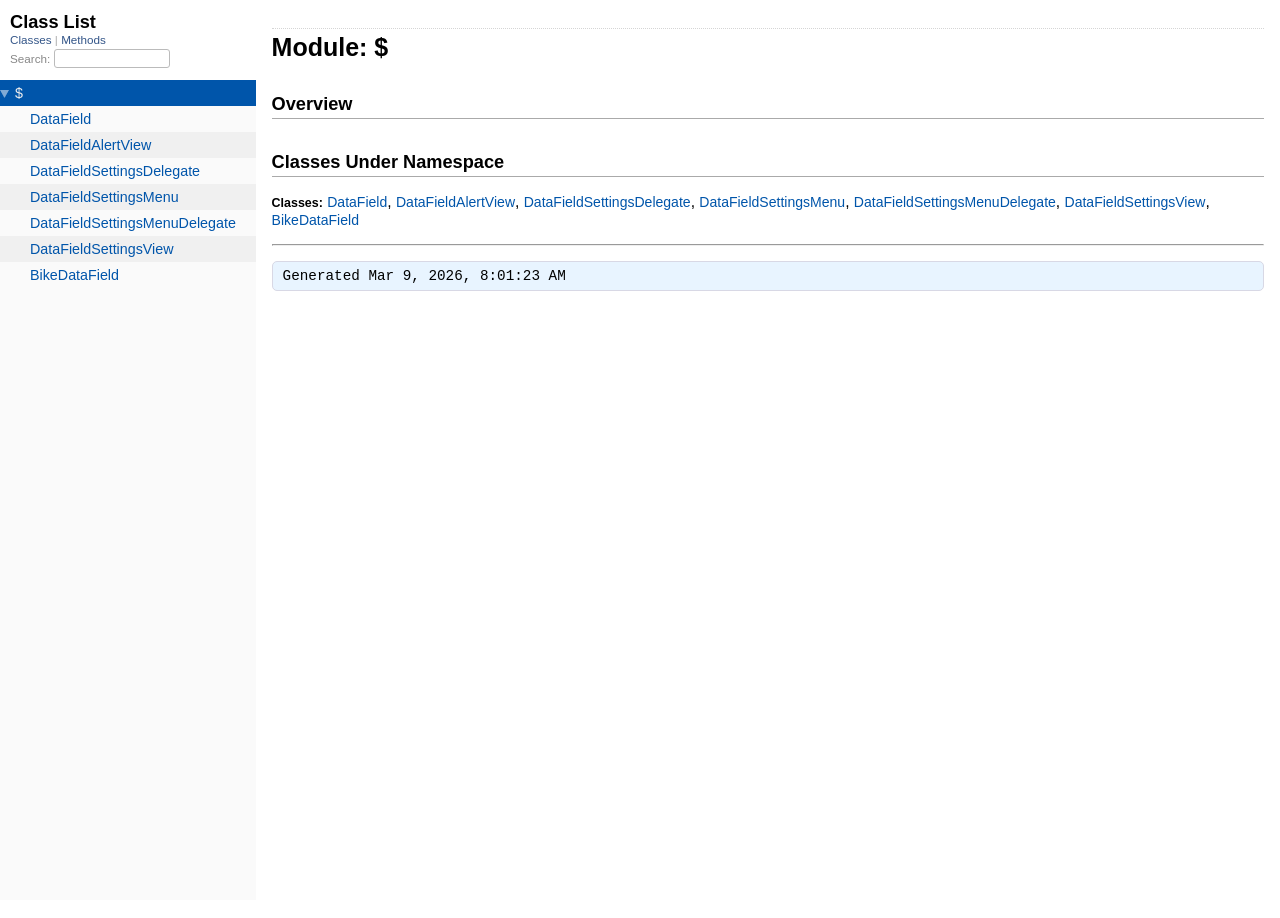
<file: docs/index.html>
<!-- Header -->
<!DOCTYPE html>
<html>

<head>
  <meta charset="utf-8">
  <meta name="viewport" content="width=device-width, initial-scale=1.0">
  <title> $ </title>

  <link rel="stylesheet" href="./css/style.css" type="text/css" charset="utf-8" />
  <link rel="stylesheet" href="./css/common.css" type="text/css" charset="utf-8" />

  <script type="text/javascript" charset="utf-8">
    pathId = "$";
    relpath = './';
  </script>
  <script type="text/javascript" charset="utf-8" src="./js/jquery.js"></script>
  <script type="text/javascript" charset="utf-8" src="./js/app.js"></script>
</head>

<body>
  <div class="nav_wrap">
    <iframe id="nav" src="./class_list.html"></iframe>
    <div id="resizer"></div>
  </div>

  <div id="main" tabindex="-1">
    <iframe id="search_frame" src="./class_list.html"></iframe>


    <div id="content">
      <h1>Module: $</h1>


      <h2>Overview</h2>
      <!-- Overview -->






      <div class="tags">





      </div>



      <!-- Child Classes -->
      <h2>Classes Under Namespace</h2>
      <p class="children">
        <strong class="classes">Classes:</strong> <span class="type"><a
            href="./Global/DataField.html">DataField</a></span>, <span class="type"><a
            href="./Global/DataFieldAlertView.html">DataFieldAlertView</a></span>, <span class="type"><a
            href="./Global/DataFieldSettingsDelegate.html">DataFieldSettingsDelegate</a></span>, <span class="type"><a
            href="./Global/DataFieldSettingsMenu.html">DataFieldSettingsMenu</a></span>, <span class="type"><a
            href="./Global/DataFieldSettingsMenuDelegate.html">DataFieldSettingsMenuDelegate</a></span>, <span
          class="type"><a href="./Global/DataFieldSettingsView.html">DataFieldSettingsView</a></span>, <span
          class="type"><a href="./Global/BikeDataField.html">BikeDataField</a></span>
      </p>








    </div>

    <hr />

    <p class="signature">
      Generated Mar 9, 2026, 8:01:23 AM
    </p>

</body>
</file>
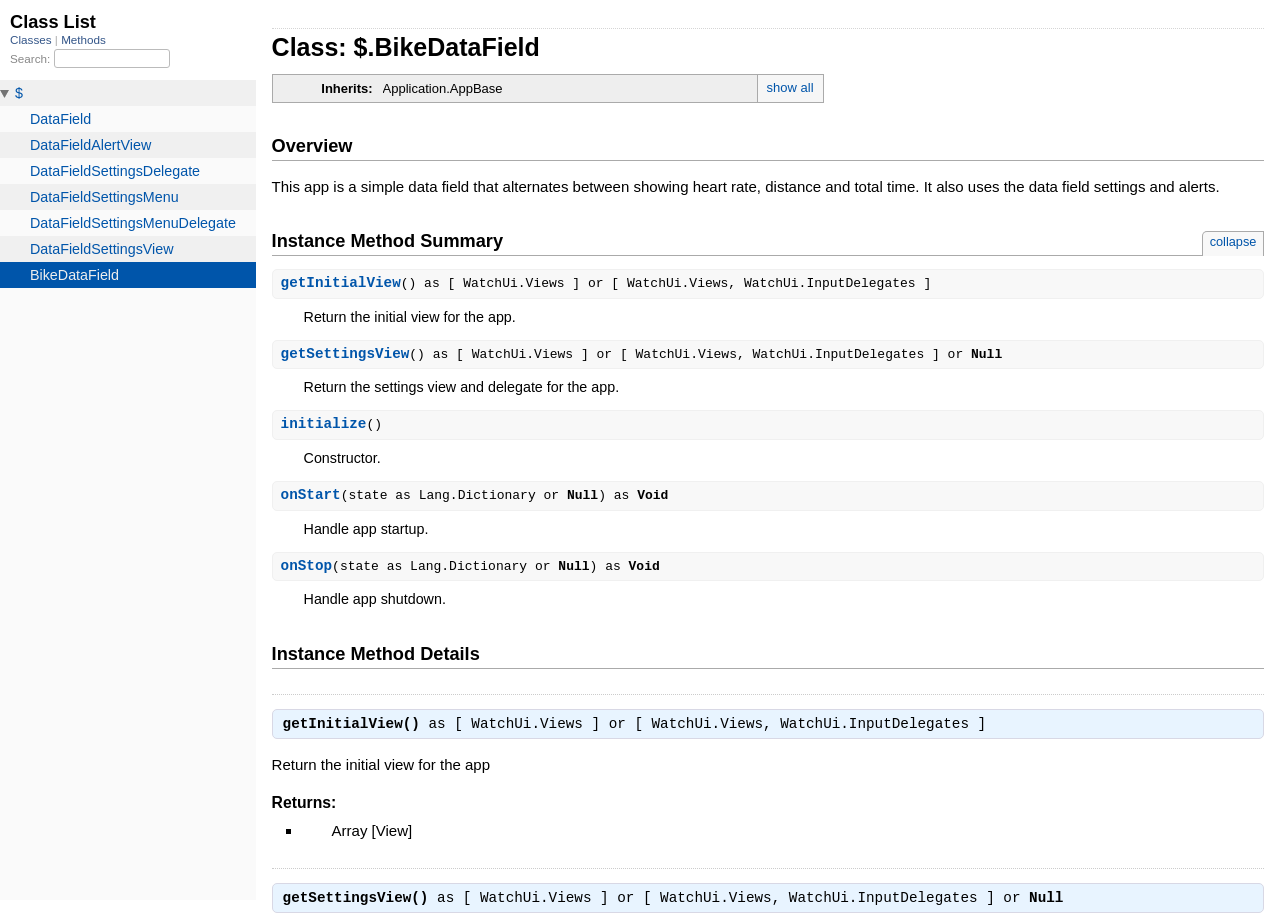
<file: docs/Global/BikeDataField.html>
<!-- Header -->
<!DOCTYPE html>
<html>

<head>
  <meta charset="utf-8">
  <meta name="viewport" content="width=device-width, initial-scale=1.0">
  <title> $.BikeDataField </title>

  <link rel="stylesheet" href="../css/style.css" type="text/css" charset="utf-8" />
  <link rel="stylesheet" href="../css/common.css" type="text/css" charset="utf-8" />

  <script type="text/javascript" charset="utf-8">
    pathId = "$.BikeDataField";
    relpath = '../';
  </script>
  <script type="text/javascript" charset="utf-8" src="../js/jquery.js"></script>
  <script type="text/javascript" charset="utf-8" src="../js/app.js"></script>
</head>

<body>
  <div class="nav_wrap">
    <iframe id="nav" src="../class_list.html"></iframe>
    <div id="resizer"></div>
  </div>

  <div id="main" tabindex="-1">
    <iframe id="search_frame" src="../class_list.html"></iframe>


    <div id="content">
      <h1>Class: $.BikeDataField</h1>

      <!-- Inherits -->
      <div class="box_info">
        <dl>
          <dt>Inherits:</dt>
          <dd>
            <span class="inheritName">Application.AppBase</span>
            <ul class="fullTree">
              <li class="next">
                <div class="inline">
                  Application.AppBase
                </div>
              </li>
              <li class="next">
                <div class="inline">
                  <a href="../Global/BikeDataField.html">BikeDataField</a>
                </div>
              </li>
            </ul>
            <a href="#" class="inheritanceTree">show all</a>
          </dd>
        </dl>
      </div>

      <h2>Overview</h2>
      <!-- Overview -->

      <!-- Description -->
      <div class="docstring">
        <div class="discussion">
          <p>
            This app is a simple data field that alternates
            between showing heart rate, distance and total time.
            It also uses the data field settings and alerts.
          </p>


        </div>
      </div>





      <div class="tags">





      </div>








      <h2>
        Instance Method Summary
        <small><a href="#" class="summary_toggle">collapse</a></small>
      </h2>
      <ul class="summary">
        <li class="public">

          <span class="summary_signature summary_signature_link">
            <a href="#getInitialView-instance_function"
              title="getInitialView (Instance Function)"><strong>getInitialView</strong></a>() as [ WatchUi.Views ] or [
            WatchUi.Views, WatchUi.InputDelegates ]
          </span>

          <span class="summary_desc">
            <div class="inline">
              <p>
                Return the initial view for the app.
              </p>


            </div>
          </span>
        </li>
        <li class="public">

          <span class="summary_signature summary_signature_link">
            <a href="#getSettingsView-instance_function"
              title="getSettingsView (Instance Function)"><strong>getSettingsView</strong></a>() as [ WatchUi.Views ] or
            [ WatchUi.Views, WatchUi.InputDelegates ] or <b>Null</b>
          </span>

          <span class="summary_desc">
            <div class="inline">
              <p>
                Return the settings view and delegate for the app.
              </p>


            </div>
          </span>
        </li>
        <li class="public">

          <span class="summary_signature summary_signature_link">
            <a href="#initialize-instance_function"
              title="initialize (Instance Function)"><strong>initialize</strong></a>()
          </span>

          <span class="summary_desc">
            <div class="inline">
              <p>
                Constructor.
              </p>


            </div>
          </span>
        </li>
        <li class="public">

          <span class="summary_signature summary_signature_link">
            <a href="#onStart-instance_function" title="onStart (Instance Function)"><strong>onStart</strong></a>(state
            as Lang.Dictionary or <b>Null</b>) as <b>Void</b>
          </span>

          <span class="summary_desc">
            <div class="inline">
              <p>
                Handle app startup.
              </p>


            </div>
          </span>
        </li>
        <li class="public">

          <span class="summary_signature summary_signature_link">
            <a href="#onStop-instance_function" title="onStop (Instance Function)"><strong>onStop</strong></a>(state as
            Lang.Dictionary or <b>Null</b>) as <b>Void</b>
          </span>

          <span class="summary_desc">
            <div class="inline">
              <p>
                Handle app shutdown.
              </p>


            </div>
          </span>
        </li>
      </ul>



      <div id="instance_method_details" class="method_details_list">
        <h2>Instance Method Details</h2>
        <div class="method_details details">
          <h3 class="signature" id="getInitialView-instance_function">
            <strong>getInitialView()</strong> <span class="type"> as [ WatchUi.Views ] or [ WatchUi.Views,
              WatchUi.InputDelegates ]</span>
          </h3>

          <div class="docstring">
            <div class="discussion">
              <p>
                Return the initial view for the app
              </p>


            </div>
          </div>

          <div class="tags">




            <p class="tag_title">Returns:</p>
            <ul class="return">
              <li>
                <div class="inline">
                  <p>
                    Array [View]
                  </p>


                </div>
              </li>
            </ul>




          </div>
        </div>
        <div class="method_details details">
          <h3 class="signature" id="getSettingsView-instance_function">
            <strong>getSettingsView()</strong> <span class="type"> as [ WatchUi.Views ] or [ WatchUi.Views,
              WatchUi.InputDelegates ] or <b>Null</b></span>
          </h3>

          <div class="docstring">
            <div class="discussion">
              <p>
                Return the settings view and delegate for the app
              </p>


            </div>
          </div>

          <div class="tags">




            <p class="tag_title">Returns:</p>
            <ul class="return">
              <li>
                <div class="inline">
                  <p>
                    Array Pair [View, Delegate]
                  </p>


                </div>
              </li>
            </ul>




          </div>
        </div>
        <div class="method_details details">
          <h3 class="signature" id="initialize-instance_function">
            <strong>initialize()</strong>
          </h3>

          <div class="docstring">
            <div class="discussion">
              <p>
                Constructor
              </p>


            </div>
          </div>

          <div class="tags">








          </div>
        </div>
        <div class="method_details details">
          <h3 class="signature" id="onStart-instance_function">
            <strong>onStart(state as Lang.Dictionary or <b>Null</b>)</strong> <span class="type"> as <b>Void</b></span>
          </h3>

          <div class="docstring">
            <div class="discussion">
              <p>
                Handle app startup
              </p>


            </div>
          </div>

          <div class="tags">
            <p class="tag_title">Parameters:</p>
            <ul class="param">
              <li>
                <span class="name">state</span>
                &mdash;
                <div class="inline">
                  <p>
                    Startup arguments
                  </p>


                </div>
              </li>
            </ul>








          </div>
        </div>
        <div class="method_details details">
          <h3 class="signature" id="onStop-instance_function">
            <strong>onStop(state as Lang.Dictionary or <b>Null</b>)</strong> <span class="type"> as <b>Void</b></span>
          </h3>

          <div class="docstring">
            <div class="discussion">
              <p>
                Handle app shutdown
              </p>


            </div>
          </div>

          <div class="tags">
            <p class="tag_title">Parameters:</p>
            <ul class="param">
              <li>
                <span class="name">state</span>
                &mdash;
                <div class="inline">
                  <p>
                    Shutdown arguments
                  </p>


                </div>
              </li>
            </ul>








          </div>
        </div>
      </div>
    </div>

    <hr />

    <p class="signature">
      Generated Mar 9, 2026, 8:01:24 AM
    </p>

</body>
</file>
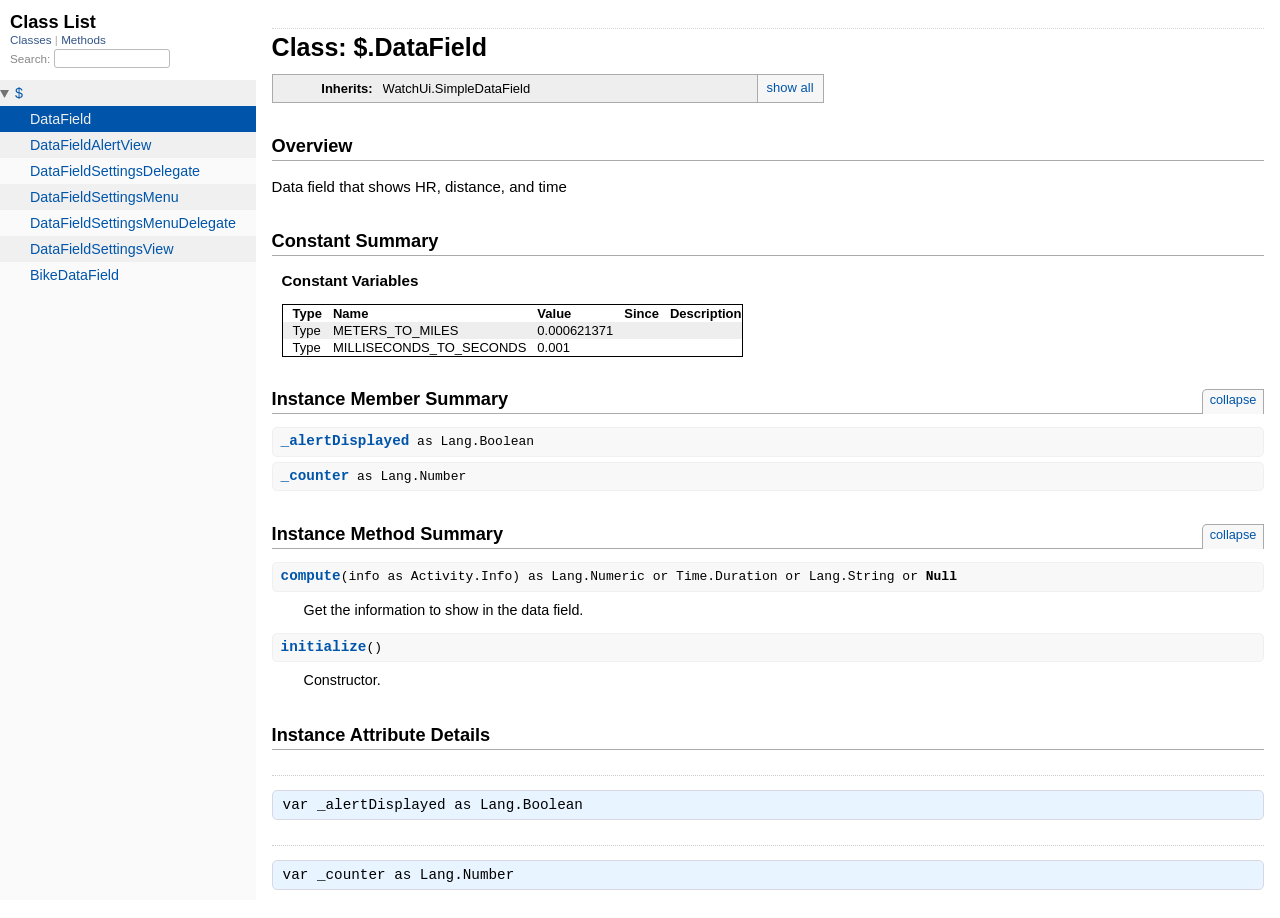
<file: docs/Global/DataField.html>
<!-- Header -->
<!DOCTYPE html>
<html>
  <head>
    <meta charset="utf-8">
    <meta name="viewport" content="width=device-width, initial-scale=1.0">
    <title> $.DataField </title>

    <link rel="stylesheet" href="../css/style.css" type="text/css" charset="utf-8" />
    <link rel="stylesheet" href="../css/common.css" type="text/css" charset="utf-8" />

    <script type="text/javascript" charset="utf-8">
      pathId = "$.DataField";
      relpath = '../';
    </script>
    <script type="text/javascript" charset="utf-8" src="../js/jquery.js"></script>
    <script type="text/javascript" charset="utf-8" src="../js/app.js"></script>
 </head>

 <body>
<div class="nav_wrap">
  <iframe id="nav" src="../class_list.html"></iframe>
  <div id="resizer"></div>
</div>

<div id="main" tabindex="-1">
<iframe id="search_frame" src="../class_list.html"></iframe>


  <div id="content"><h1>Class: $.DataField</h1>

  <!-- Inherits -->
  <div class="box_info">
    <dl>
  <dt>Inherits:</dt>
  <dd>
    <span class="inheritName">WatchUi.SimpleDataField</span>
    <ul class="fullTree">
      <li class="next">
  <div class="inline">
    WatchUi.SimpleDataField
  </div>
</li>
<li class="next">
  <div class="inline">
    <a href="../Global/DataField.html">DataField</a>
  </div>
</li>
    </ul>
    <a href="#" class="inheritanceTree">show all</a>
  </dd>
</dl>
  </div>

<h2>Overview</h2>
<!-- Overview -->

<!-- Description -->
  <div class="docstring">
    <div class="discussion">
      <p>
Data field that shows HR, distance, and time
</p>


    </div>
  </div>





<div class="tags">





</div>





<!-- Constants -->
<h2>Constant Summary</h2>
<dl class="constants">
<h3>Constant Variables</h3>
<table class="constTable">
    <tr>
        <th class="constTableHeader">Type</th>
        <th class="constTableHeader">Name</th>
        <th class="constTableHeader">Value</th>
        <th class="constTableHeader">Since</th>
        <th class="constTableHeader">Description</th>
    </tr>
    <tr class="enumTableOdd" id="METERS_TO_MILES-const">
    <td class="constTableCell">Type</td>
    <td class="constTableCell">METERS_TO_MILES</td>
    <td class="constTableCell">0.000621371</td>
    <td class="constTableCell"></td>
    <td class="constTableCell"></td>
</tr><tr class="enumTableEven" id="MILLISECONDS_TO_SECONDS-const">
    <td class="constTableCell">Type</td>
    <td class="constTableCell">MILLISECONDS_TO_SECONDS</td>
    <td class="constTableCell">0.001</td>
    <td class="constTableCell"></td>
    <td class="constTableCell"></td>
</tr>
</table>
</dl>


<h2>Instance Member Summary <small><a href="#" class="summary_toggle">collapse</a></small></h2>
<ul class="summary">
   <li class="public">
  <span class="summary_signature summary_signature_link">
    <a href="#_alertDisplayed-var" title="_alertDisplayed (Var)"><strong>_alertDisplayed</strong></a>  as Lang.Boolean
  </span>



</li><li class="public">
  <span class="summary_signature summary_signature_link">
    <a href="#_counter-var" title="_counter (Var)"><strong>_counter</strong></a>  as Lang.Number
  </span>



</li>
</ul>

<h2>
   Instance Method Summary
   <small><a href="#" class="summary_toggle">collapse</a></small>
</h2>
<ul class="summary">
<li class="public">

      <span class="summary_signature summary_signature_link">
      <a href="#compute-instance_function" title="compute (Instance Function)"><strong>compute</strong></a>(info as Activity.Info)    as Lang.Numeric or Time.Duration or Lang.String or <b>Null</b>
      </span>

  <span class="summary_desc">
    <div class="inline">
<p>
Get the information to show in the data field.
</p>


    </div>
  </span>
</li><li class="public">

      <span class="summary_signature summary_signature_link">
      <a href="#initialize-instance_function" title="initialize (Instance Function)"><strong>initialize</strong></a>()
      </span>

  <span class="summary_desc">
    <div class="inline">
<p>
Constructor.
</p>


    </div>
  </span>
</li>
</ul>


 <div id="instance_attr_details" class="attr_details">
    <h2>Instance Attribute Details</h2>
    <dt id="_alertDisplayed-var" class="details">
<h3 class="signature" id="_alertDisplayed-var">

var _alertDisplayed  as Lang.Boolean

</h3>




<div class="tags">






</div>

</dt><dt id="_counter-var" class="details">
<h3 class="signature" id="_counter-var">

var _counter  as Lang.Number

</h3>




<div class="tags">






</div>

</dt>
 </div>

 <div id="instance_method_details" class="method_details_list">
  <h2>Instance Method Details</h2>
<div class="method_details details">
  <h3 class="signature" id="compute-instance_function">
    <strong>compute(info as Activity.Info)</strong> <span class="type"> as Lang.Numeric or Time.Duration or Lang.String or <b>Null</b></span>
  </h3>

  <div class="docstring">
    <div class="discussion">
      <p>
Get the information to show in the data field
</p>


    </div>
  </div>

  <div class="tags">
    <p class="tag_title">Parameters:</p>
    <ul class="param">
      <li>
        <span class="name">info</span>
        &mdash;
        <div class="inline">
<p>
The updated Activity.Info object
</p>


        </div>
    </li>
    </ul>




    <p class="tag_title">Returns:</p>
    <ul class="return">
      <li>
  <div class="inline">
    <p>
The data to show
</p>


  </div>
</li>
    </ul>




  </div>
</div><div class="method_details details">
  <h3 class="signature" id="initialize-instance_function">
    <strong>initialize()</strong>
  </h3>

  <div class="docstring">
    <div class="discussion">
      <p>
Constructor
</p>


    </div>
  </div>

  <div class="tags">








  </div>
</div>
</div>
</div>

<hr/>

<p class="signature">
Generated Mar 9, 2026, 8:01:24 AM
</p>

</body>
</file>
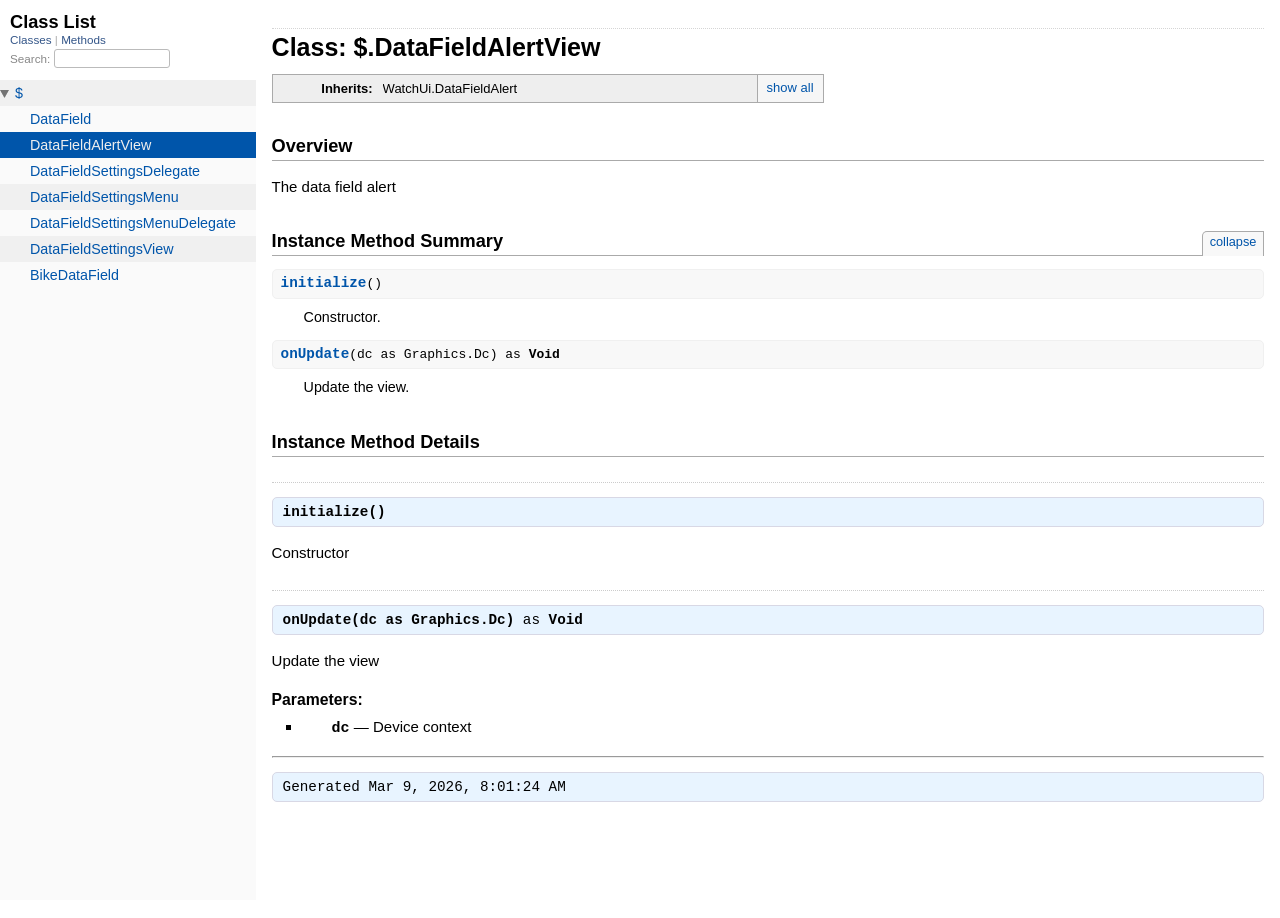
<file: docs/Global/DataFieldAlertView.html>
<!-- Header -->
<!DOCTYPE html>
<html>
  <head>
    <meta charset="utf-8">
    <meta name="viewport" content="width=device-width, initial-scale=1.0">
    <title> $.DataFieldAlertView </title>

    <link rel="stylesheet" href="../css/style.css" type="text/css" charset="utf-8" />
    <link rel="stylesheet" href="../css/common.css" type="text/css" charset="utf-8" />

    <script type="text/javascript" charset="utf-8">
      pathId = "$.DataFieldAlertView";
      relpath = '../';
    </script>
    <script type="text/javascript" charset="utf-8" src="../js/jquery.js"></script>
    <script type="text/javascript" charset="utf-8" src="../js/app.js"></script>
 </head>

 <body>
<div class="nav_wrap">
  <iframe id="nav" src="../class_list.html"></iframe>
  <div id="resizer"></div>
</div>

<div id="main" tabindex="-1">
<iframe id="search_frame" src="../class_list.html"></iframe>


  <div id="content"><h1>Class: $.DataFieldAlertView</h1>

  <!-- Inherits -->
  <div class="box_info">
    <dl>
  <dt>Inherits:</dt>
  <dd>
    <span class="inheritName">WatchUi.DataFieldAlert</span>
    <ul class="fullTree">
      <li class="next">
  <div class="inline">
    WatchUi.DataFieldAlert
  </div>
</li>
<li class="next">
  <div class="inline">
    <a href="../Global/DataFieldAlertView.html">DataFieldAlertView</a>
  </div>
</li>
    </ul>
    <a href="#" class="inheritanceTree">show all</a>
  </dd>
</dl>
  </div>

<h2>Overview</h2>
<!-- Overview -->

<!-- Description -->
  <div class="docstring">
    <div class="discussion">
      <p>
The data field alert
</p>


    </div>
  </div>





<div class="tags">





</div>








<h2>
   Instance Method Summary
   <small><a href="#" class="summary_toggle">collapse</a></small>
</h2>
<ul class="summary">
<li class="public">

      <span class="summary_signature summary_signature_link">
      <a href="#initialize-instance_function" title="initialize (Instance Function)"><strong>initialize</strong></a>()
      </span>

  <span class="summary_desc">
    <div class="inline">
<p>
Constructor.
</p>


    </div>
  </span>
</li><li class="public">

      <span class="summary_signature summary_signature_link">
      <a href="#onUpdate-instance_function" title="onUpdate (Instance Function)"><strong>onUpdate</strong></a>(dc as Graphics.Dc)    as <b>Void</b>
      </span>

  <span class="summary_desc">
    <div class="inline">
<p>
Update the view.
</p>


    </div>
  </span>
</li>
</ul>



 <div id="instance_method_details" class="method_details_list">
  <h2>Instance Method Details</h2>
<div class="method_details details">
  <h3 class="signature" id="initialize-instance_function">
    <strong>initialize()</strong>
  </h3>

  <div class="docstring">
    <div class="discussion">
      <p>
Constructor
</p>


    </div>
  </div>

  <div class="tags">








  </div>
</div><div class="method_details details">
  <h3 class="signature" id="onUpdate-instance_function">
    <strong>onUpdate(dc as Graphics.Dc)</strong> <span class="type"> as <b>Void</b></span>
  </h3>

  <div class="docstring">
    <div class="discussion">
      <p>
Update the view
</p>


    </div>
  </div>

  <div class="tags">
    <p class="tag_title">Parameters:</p>
    <ul class="param">
      <li>
        <span class="name">dc</span>
        &mdash;
        <div class="inline">
<p>
Device context
</p>


        </div>
    </li>
    </ul>








  </div>
</div>
</div>
</div>

<hr/>

<p class="signature">
Generated Mar 9, 2026, 8:01:24 AM
</p>

</body>
</file>
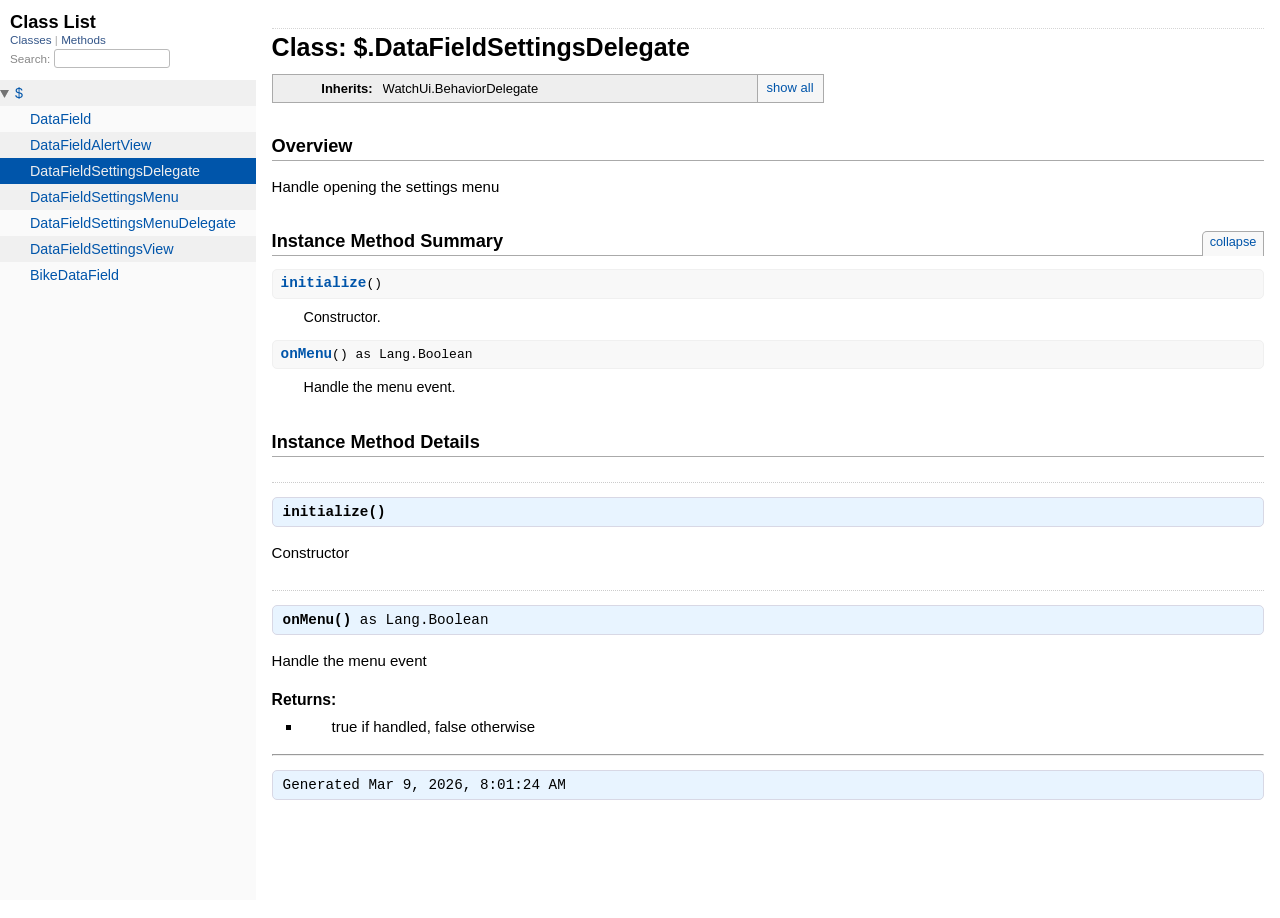
<file: docs/Global/DataFieldSettingsDelegate.html>
<!-- Header -->
<!DOCTYPE html>
<html>
  <head>
    <meta charset="utf-8">
    <meta name="viewport" content="width=device-width, initial-scale=1.0">
    <title> $.DataFieldSettingsDelegate </title>

    <link rel="stylesheet" href="../css/style.css" type="text/css" charset="utf-8" />
    <link rel="stylesheet" href="../css/common.css" type="text/css" charset="utf-8" />

    <script type="text/javascript" charset="utf-8">
      pathId = "$.DataFieldSettingsDelegate";
      relpath = '../';
    </script>
    <script type="text/javascript" charset="utf-8" src="../js/jquery.js"></script>
    <script type="text/javascript" charset="utf-8" src="../js/app.js"></script>
 </head>

 <body>
<div class="nav_wrap">
  <iframe id="nav" src="../class_list.html"></iframe>
  <div id="resizer"></div>
</div>

<div id="main" tabindex="-1">
<iframe id="search_frame" src="../class_list.html"></iframe>


  <div id="content"><h1>Class: $.DataFieldSettingsDelegate</h1>

  <!-- Inherits -->
  <div class="box_info">
    <dl>
  <dt>Inherits:</dt>
  <dd>
    <span class="inheritName">WatchUi.BehaviorDelegate</span>
    <ul class="fullTree">
      <li class="next">
  <div class="inline">
    WatchUi.BehaviorDelegate
  </div>
</li>
<li class="next">
  <div class="inline">
    <a href="../Global/DataFieldSettingsDelegate.html">DataFieldSettingsDelegate</a>
  </div>
</li>
    </ul>
    <a href="#" class="inheritanceTree">show all</a>
  </dd>
</dl>
  </div>

<h2>Overview</h2>
<!-- Overview -->

<!-- Description -->
  <div class="docstring">
    <div class="discussion">
      <p>
Handle opening the settings menu
</p>


    </div>
  </div>





<div class="tags">





</div>








<h2>
   Instance Method Summary
   <small><a href="#" class="summary_toggle">collapse</a></small>
</h2>
<ul class="summary">
<li class="public">

      <span class="summary_signature summary_signature_link">
      <a href="#initialize-instance_function" title="initialize (Instance Function)"><strong>initialize</strong></a>()
      </span>

  <span class="summary_desc">
    <div class="inline">
<p>
Constructor.
</p>


    </div>
  </span>
</li><li class="public">

      <span class="summary_signature summary_signature_link">
      <a href="#onMenu-instance_function" title="onMenu (Instance Function)"><strong>onMenu</strong></a>()    as Lang.Boolean
      </span>

  <span class="summary_desc">
    <div class="inline">
<p>
Handle the menu event.
</p>


    </div>
  </span>
</li>
</ul>



 <div id="instance_method_details" class="method_details_list">
  <h2>Instance Method Details</h2>
<div class="method_details details">
  <h3 class="signature" id="initialize-instance_function">
    <strong>initialize()</strong>
  </h3>

  <div class="docstring">
    <div class="discussion">
      <p>
Constructor
</p>


    </div>
  </div>

  <div class="tags">








  </div>
</div><div class="method_details details">
  <h3 class="signature" id="onMenu-instance_function">
    <strong>onMenu()</strong> <span class="type"> as Lang.Boolean</span>
  </h3>

  <div class="docstring">
    <div class="discussion">
      <p>
Handle the menu event
</p>


    </div>
  </div>

  <div class="tags">




    <p class="tag_title">Returns:</p>
    <ul class="return">
      <li>
  <div class="inline">
    <p>
true if handled, false otherwise
</p>


  </div>
</li>
    </ul>




  </div>
</div>
</div>
</div>

<hr/>

<p class="signature">
Generated Mar 9, 2026, 8:01:24 AM
</p>

</body>
</file>
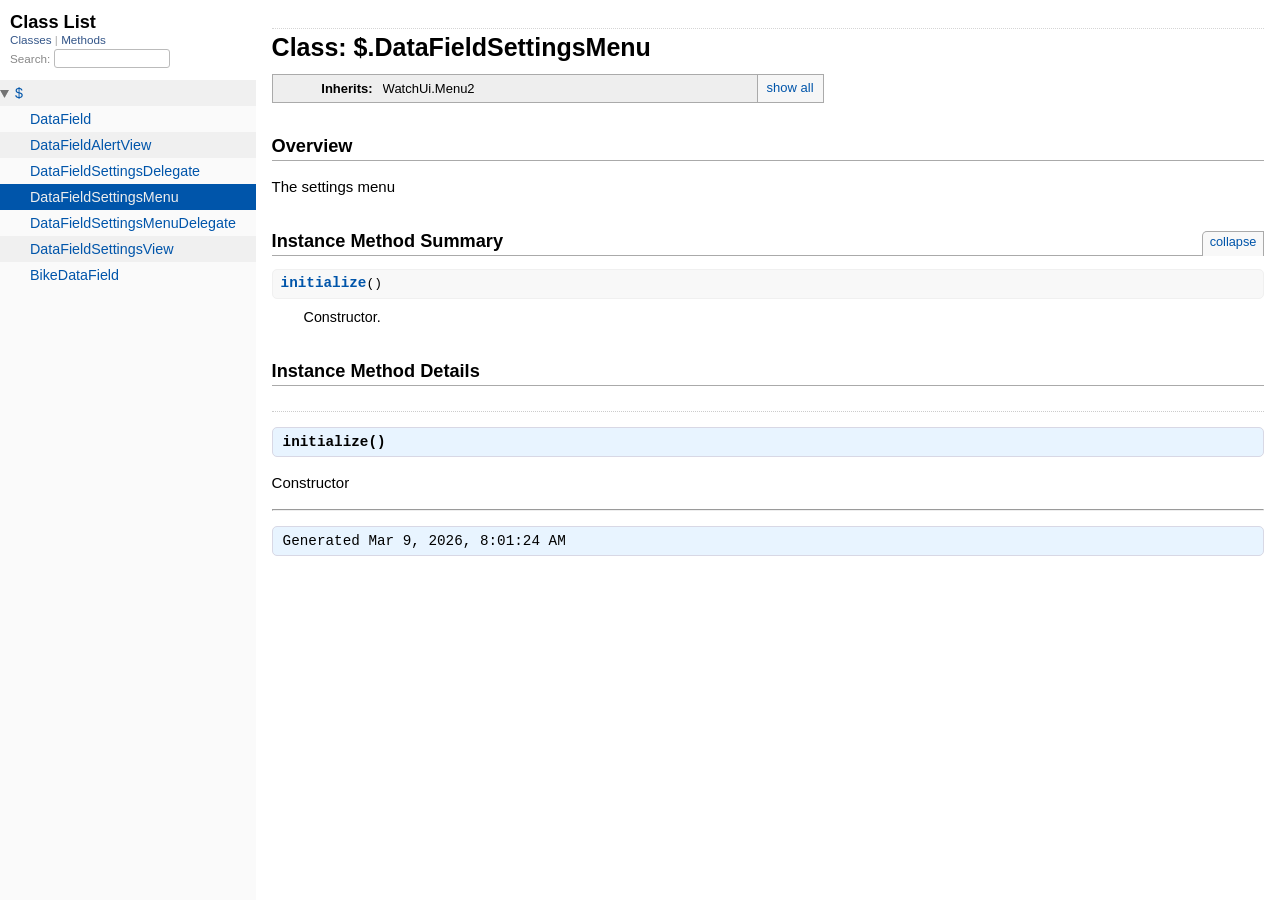
<file: docs/Global/DataFieldSettingsMenu.html>
<!-- Header -->
<!DOCTYPE html>
<html>
  <head>
    <meta charset="utf-8">
    <meta name="viewport" content="width=device-width, initial-scale=1.0">
    <title> $.DataFieldSettingsMenu </title>

    <link rel="stylesheet" href="../css/style.css" type="text/css" charset="utf-8" />
    <link rel="stylesheet" href="../css/common.css" type="text/css" charset="utf-8" />

    <script type="text/javascript" charset="utf-8">
      pathId = "$.DataFieldSettingsMenu";
      relpath = '../';
    </script>
    <script type="text/javascript" charset="utf-8" src="../js/jquery.js"></script>
    <script type="text/javascript" charset="utf-8" src="../js/app.js"></script>
 </head>

 <body>
<div class="nav_wrap">
  <iframe id="nav" src="../class_list.html"></iframe>
  <div id="resizer"></div>
</div>

<div id="main" tabindex="-1">
<iframe id="search_frame" src="../class_list.html"></iframe>


  <div id="content"><h1>Class: $.DataFieldSettingsMenu</h1>

  <!-- Inherits -->
  <div class="box_info">
    <dl>
  <dt>Inherits:</dt>
  <dd>
    <span class="inheritName">WatchUi.Menu2</span>
    <ul class="fullTree">
      <li class="next">
  <div class="inline">
    WatchUi.Menu2
  </div>
</li>
<li class="next">
  <div class="inline">
    <a href="../Global/DataFieldSettingsMenu.html">DataFieldSettingsMenu</a>
  </div>
</li>
    </ul>
    <a href="#" class="inheritanceTree">show all</a>
  </dd>
</dl>
  </div>

<h2>Overview</h2>
<!-- Overview -->

<!-- Description -->
  <div class="docstring">
    <div class="discussion">
      <p>
The settings menu
</p>


    </div>
  </div>





<div class="tags">





</div>








<h2>
   Instance Method Summary
   <small><a href="#" class="summary_toggle">collapse</a></small>
</h2>
<ul class="summary">
<li class="public">

      <span class="summary_signature summary_signature_link">
      <a href="#initialize-instance_function" title="initialize (Instance Function)"><strong>initialize</strong></a>()
      </span>

  <span class="summary_desc">
    <div class="inline">
<p>
Constructor.
</p>


    </div>
  </span>
</li>
</ul>



 <div id="instance_method_details" class="method_details_list">
  <h2>Instance Method Details</h2>
<div class="method_details details">
  <h3 class="signature" id="initialize-instance_function">
    <strong>initialize()</strong>
  </h3>

  <div class="docstring">
    <div class="discussion">
      <p>
Constructor
</p>


    </div>
  </div>

  <div class="tags">








  </div>
</div>
</div>
</div>

<hr/>

<p class="signature">
Generated Mar 9, 2026, 8:01:24 AM
</p>

</body>
</file>
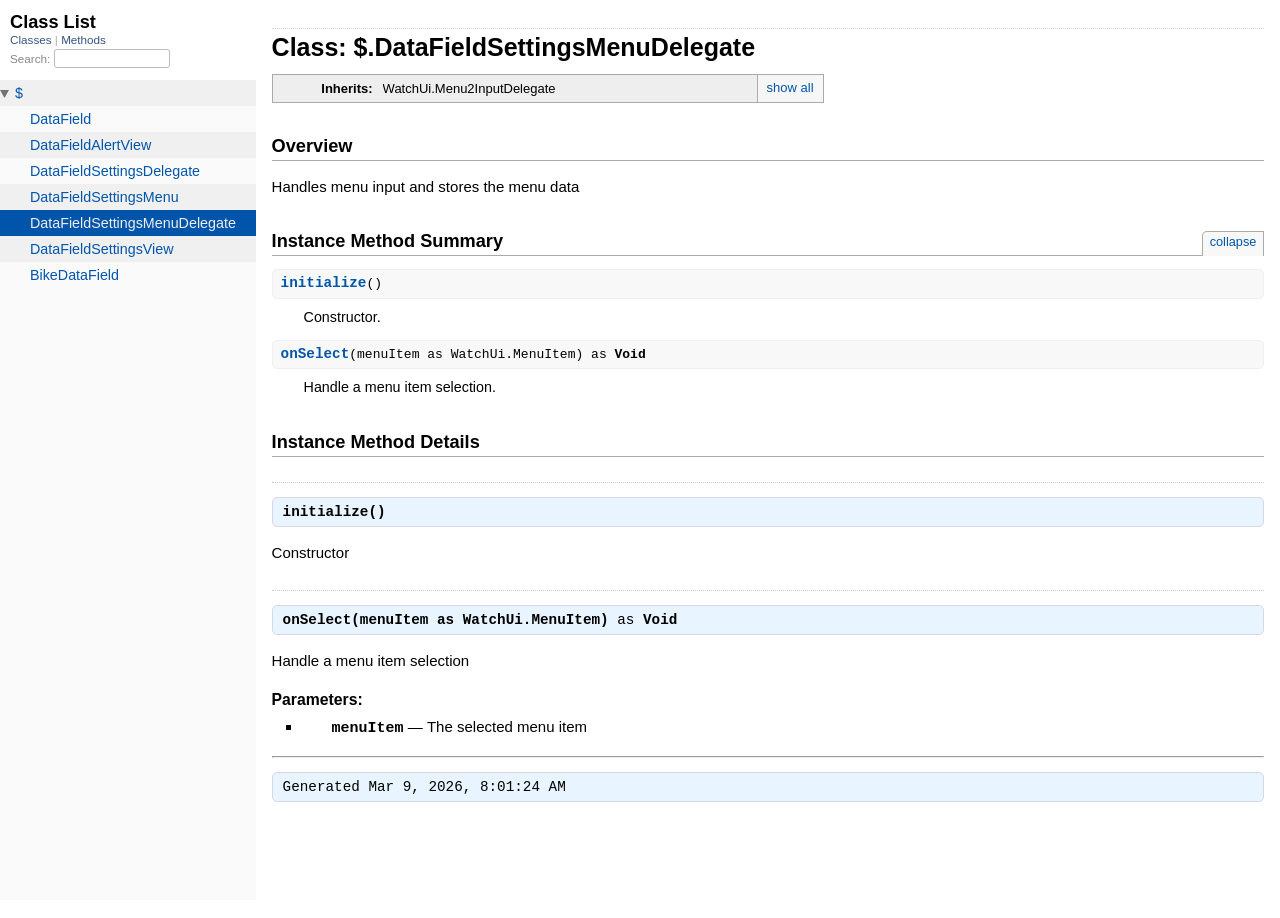
<file: docs/Global/DataFieldSettingsMenuDelegate.html>
<!-- Header -->
<!DOCTYPE html>
<html>
  <head>
    <meta charset="utf-8">
    <meta name="viewport" content="width=device-width, initial-scale=1.0">
    <title> $.DataFieldSettingsMenuDelegate </title>

    <link rel="stylesheet" href="../css/style.css" type="text/css" charset="utf-8" />
    <link rel="stylesheet" href="../css/common.css" type="text/css" charset="utf-8" />

    <script type="text/javascript" charset="utf-8">
      pathId = "$.DataFieldSettingsMenuDelegate";
      relpath = '../';
    </script>
    <script type="text/javascript" charset="utf-8" src="../js/jquery.js"></script>
    <script type="text/javascript" charset="utf-8" src="../js/app.js"></script>
 </head>

 <body>
<div class="nav_wrap">
  <iframe id="nav" src="../class_list.html"></iframe>
  <div id="resizer"></div>
</div>

<div id="main" tabindex="-1">
<iframe id="search_frame" src="../class_list.html"></iframe>


  <div id="content"><h1>Class: $.DataFieldSettingsMenuDelegate</h1>

  <!-- Inherits -->
  <div class="box_info">
    <dl>
  <dt>Inherits:</dt>
  <dd>
    <span class="inheritName">WatchUi.Menu2InputDelegate</span>
    <ul class="fullTree">
      <li class="next">
  <div class="inline">
    WatchUi.Menu2InputDelegate
  </div>
</li>
<li class="next">
  <div class="inline">
    <a href="../Global/DataFieldSettingsMenuDelegate.html">DataFieldSettingsMenuDelegate</a>
  </div>
</li>
    </ul>
    <a href="#" class="inheritanceTree">show all</a>
  </dd>
</dl>
  </div>

<h2>Overview</h2>
<!-- Overview -->

<!-- Description -->
  <div class="docstring">
    <div class="discussion">
      <p>
Handles menu input and stores the menu data
</p>


    </div>
  </div>





<div class="tags">





</div>








<h2>
   Instance Method Summary
   <small><a href="#" class="summary_toggle">collapse</a></small>
</h2>
<ul class="summary">
<li class="public">

      <span class="summary_signature summary_signature_link">
      <a href="#initialize-instance_function" title="initialize (Instance Function)"><strong>initialize</strong></a>()
      </span>

  <span class="summary_desc">
    <div class="inline">
<p>
Constructor.
</p>


    </div>
  </span>
</li><li class="public">

      <span class="summary_signature summary_signature_link">
      <a href="#onSelect-instance_function" title="onSelect (Instance Function)"><strong>onSelect</strong></a>(menuItem as WatchUi.MenuItem)    as <b>Void</b>
      </span>

  <span class="summary_desc">
    <div class="inline">
<p>
Handle a menu item selection.
</p>


    </div>
  </span>
</li>
</ul>



 <div id="instance_method_details" class="method_details_list">
  <h2>Instance Method Details</h2>
<div class="method_details details">
  <h3 class="signature" id="initialize-instance_function">
    <strong>initialize()</strong>
  </h3>

  <div class="docstring">
    <div class="discussion">
      <p>
Constructor
</p>


    </div>
  </div>

  <div class="tags">








  </div>
</div><div class="method_details details">
  <h3 class="signature" id="onSelect-instance_function">
    <strong>onSelect(menuItem as WatchUi.MenuItem)</strong> <span class="type"> as <b>Void</b></span>
  </h3>

  <div class="docstring">
    <div class="discussion">
      <p>
Handle a menu item selection
</p>


    </div>
  </div>

  <div class="tags">
    <p class="tag_title">Parameters:</p>
    <ul class="param">
      <li>
        <span class="name">menuItem</span>
        &mdash;
        <div class="inline">
<p>
The selected menu item
</p>


        </div>
    </li>
    </ul>








  </div>
</div>
</div>
</div>

<hr/>

<p class="signature">
Generated Mar 9, 2026, 8:01:24 AM
</p>

</body>
</file>
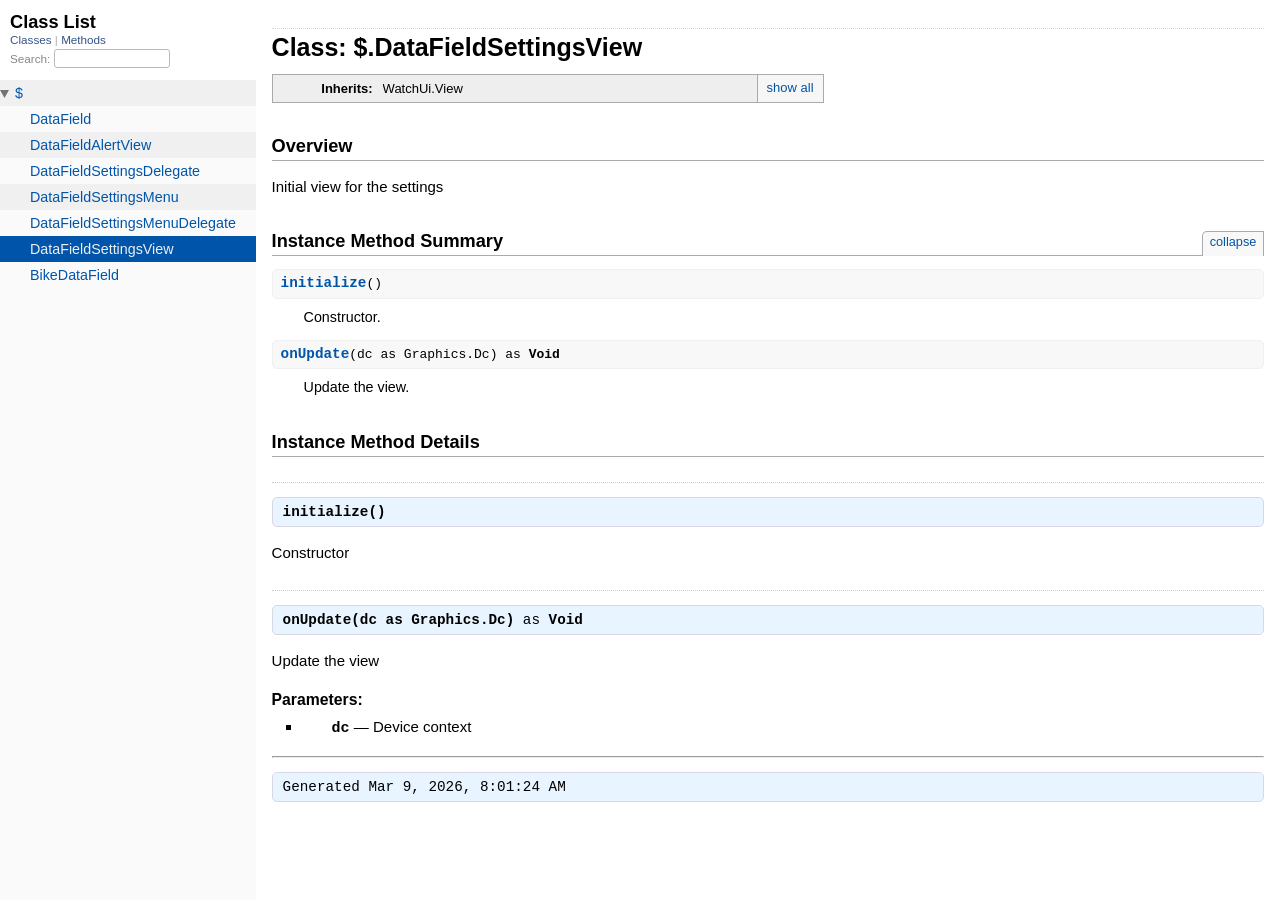
<file: docs/Global/DataFieldSettingsView.html>
<!-- Header -->
<!DOCTYPE html>
<html>
  <head>
    <meta charset="utf-8">
    <meta name="viewport" content="width=device-width, initial-scale=1.0">
    <title> $.DataFieldSettingsView </title>

    <link rel="stylesheet" href="../css/style.css" type="text/css" charset="utf-8" />
    <link rel="stylesheet" href="../css/common.css" type="text/css" charset="utf-8" />

    <script type="text/javascript" charset="utf-8">
      pathId = "$.DataFieldSettingsView";
      relpath = '../';
    </script>
    <script type="text/javascript" charset="utf-8" src="../js/jquery.js"></script>
    <script type="text/javascript" charset="utf-8" src="../js/app.js"></script>
 </head>

 <body>
<div class="nav_wrap">
  <iframe id="nav" src="../class_list.html"></iframe>
  <div id="resizer"></div>
</div>

<div id="main" tabindex="-1">
<iframe id="search_frame" src="../class_list.html"></iframe>


  <div id="content"><h1>Class: $.DataFieldSettingsView</h1>

  <!-- Inherits -->
  <div class="box_info">
    <dl>
  <dt>Inherits:</dt>
  <dd>
    <span class="inheritName">WatchUi.View</span>
    <ul class="fullTree">
      <li class="next">
  <div class="inline">
    WatchUi.View
  </div>
</li>
<li class="next">
  <div class="inline">
    <a href="../Global/DataFieldSettingsView.html">DataFieldSettingsView</a>
  </div>
</li>
    </ul>
    <a href="#" class="inheritanceTree">show all</a>
  </dd>
</dl>
  </div>

<h2>Overview</h2>
<!-- Overview -->

<!-- Description -->
  <div class="docstring">
    <div class="discussion">
      <p>
Initial view for the settings
</p>


    </div>
  </div>





<div class="tags">





</div>








<h2>
   Instance Method Summary
   <small><a href="#" class="summary_toggle">collapse</a></small>
</h2>
<ul class="summary">
<li class="public">

      <span class="summary_signature summary_signature_link">
      <a href="#initialize-instance_function" title="initialize (Instance Function)"><strong>initialize</strong></a>()
      </span>

  <span class="summary_desc">
    <div class="inline">
<p>
Constructor.
</p>


    </div>
  </span>
</li><li class="public">

      <span class="summary_signature summary_signature_link">
      <a href="#onUpdate-instance_function" title="onUpdate (Instance Function)"><strong>onUpdate</strong></a>(dc as Graphics.Dc)    as <b>Void</b>
      </span>

  <span class="summary_desc">
    <div class="inline">
<p>
Update the view.
</p>


    </div>
  </span>
</li>
</ul>



 <div id="instance_method_details" class="method_details_list">
  <h2>Instance Method Details</h2>
<div class="method_details details">
  <h3 class="signature" id="initialize-instance_function">
    <strong>initialize()</strong>
  </h3>

  <div class="docstring">
    <div class="discussion">
      <p>
Constructor
</p>


    </div>
  </div>

  <div class="tags">








  </div>
</div><div class="method_details details">
  <h3 class="signature" id="onUpdate-instance_function">
    <strong>onUpdate(dc as Graphics.Dc)</strong> <span class="type"> as <b>Void</b></span>
  </h3>

  <div class="docstring">
    <div class="discussion">
      <p>
Update the view
</p>


    </div>
  </div>

  <div class="tags">
    <p class="tag_title">Parameters:</p>
    <ul class="param">
      <li>
        <span class="name">dc</span>
        &mdash;
        <div class="inline">
<p>
Device context
</p>


        </div>
    </li>
    </ul>








  </div>
</div>
</div>
</div>

<hr/>

<p class="signature">
Generated Mar 9, 2026, 8:01:24 AM
</p>

</body>
</file>
<file: docs/css/style.css>
html {
  width: 100%;
  height: 100%;
}
body {
  font-family: "Lucida Sans", "Lucida Grande", Verdana, Arial, sans-serif;
  font-size: 13px;
  width: 100%;
  margin: 0;
  padding: 0;
  display: flex;
  display: -webkit-flex;
  display: -ms-flexbox;
}

#nav {
  position: relative;
  width: 100%;
  height: 100%;
  border: 0;
  border-right: 1px dotted #eee;
  overflow: auto;
}
.nav_wrap {
  margin: 0;
  padding: 0;
  width: 20%;
  height: 100%;
  position: relative;
  display: flex;
  display: -webkit-flex;
  display: -ms-flexbox;
  flex-shrink: 0;
  -webkit-flex-shrink: 0;
  -ms-flex: 1 0;
}
#resizer {
  position: absolute;
  right: -5px;
  top: 0;
  width: 10px;
  height: 100%;
  cursor: col-resize;
  z-index: 9999;
}
#main {
  flex: 5 1;
  -webkit-flex: 5 1;
  -ms-flex: 5 1;
  outline: none;
  position: relative;
  background: #fff;
  padding: 1.2em;
  padding-top: 0.2em;
}

@media (max-width: 920px) {
  .nav_wrap { display: none; }
}

@media (min-width: 920px) {
  body { height: 100%; overflow: hidden; }
  #main { height: 100%; overflow: auto; }
  #search { display: none; }
  #search_frame { display: none; }
}

#main img { max-width: 100%; }
h1 { font-size: 25px; margin: 1em 0 0.5em; padding-top: 4px; border-top: 1px dotted #d5d5d5; }
h1.noborder { border-top: 0px; margin-top: 0; padding-top: 4px; }
h1.title { margin-bottom: 10px; }
h1.alphaindex { margin-top: 0; font-size: 22px; }
h2 {
  padding: 0;
  padding-bottom: 3px;
  border-bottom: 1px #aaa solid;
  font-size: 1.4em;
  margin: 1.8em 0 0.5em;
  position: relative;
}
h2 small { font-weight: normal; font-size: 0.7em; display: inline; position: absolute; right: 0; }
h2 small a {
  display: block;
  height: 20px;
  border: 1px solid #aaa;
  border-bottom: 0;
  border-top-left-radius: 5px;
  background: #f8f8f8;
  position: relative;
  padding: 2px 7px;
}
.clear { clear: both; }
.inline { display: inline; }
.inline p:first-child { display: inline; }
.docstring, .tags, #filecontents { font-size: 15px; line-height: 1.5145em; }
.docstring p > code, .docstring p > tt, .tags p > code, .tags p > tt {
  color: #c7254e; background: #f9f2f4; padding: 2px 4px; font-size: 1em;
  border-radius: 4px;
}
.docstring h1, .docstring h2, .docstring h3, .docstring h4 { padding: 0; border: 0; border-bottom: 1px dotted #bbb; }
.docstring h1 { font-size: 1.2em; }
.docstring h2 { font-size: 1.1em; }
.docstring h3, .docstring h4 { font-size: 1em; border-bottom: 0; padding-top: 10px; }
.summary_desc .object_link a, .docstring .object_link a {
  font-family: monospace; font-size: 1.05em;
  color: #05a; background: #EDF4FA; padding: 2px 4px; font-size: 1em;
  border-radius: 4px;
}
.rdoc-term { padding-right: 25px; font-weight: bold; }
.rdoc-list p { margin: 0; padding: 0; margin-bottom: 4px; }

/* style for <table> */
#filecontents table, .docstring table { border-collapse: collapse; }
#filecontents table th, #filecontents table td,
.docstring table th, .docstring table td { border: 1px solid #ccc; padding: 8px; padding-right: 17px; }
#filecontents table tr:nth-child(odd),
.docstring table tr:nth-child(odd) { background: #eee; }
#filecontents table tr:nth-child(even),
.docstring table tr:nth-child(even) { background: #fff; }
#filecontents table th, .docstring table th { background: #fff; }

/* style for <ul> */
#filecontents li > p, .docstring li > p { margin: 0px; }
#filecontents ul, .docstring ul { padding-left: 20px; }
/* style for <dl> */
#filecontents dl, .docstring dl { border: 1px solid #ccc; }
#filecontents dt, .docstring dt { background: #ddd; font-weight: bold; padding: 3px 5px; }
#filecontents dd, .docstring dd { padding: 5px 0px; margin-left: 18px; }
#filecontents dd > p, .docstring dd > p { margin: 0px; }

.note {
  color: #222;
  margin: 20px 0;
  padding: 10px;
  border: 1px solid #eee;
  border-radius: 3px;
  display: block;
}
.docstring .note {
  border-left-color: #ccc;
  border-left-width: 5px;
}
.note.todo { background: #ffffc5; border-color: #ececaa; }
.note.returns_void { background: #efefef; }
.note.deprecated { background: #ffe5e5; border-color: #e9dada; }
.note.title.deprecated { background: #ffe5e5; border-color: #e9dada; }
.note.hideFromDocumentation { background: #f8f8f8; border-color: #f0f0f0; }
.note.title.hideFromDocumentation { background: #f8f8f8; border-color: #f0f0f0; }
.note.private { background: #ffffc5; border-color: #ececaa; }
.note.title { padding: 3px 6px; font-size: 0.9em; font-family: "Lucida Sans", "Lucida Grande", Verdana, Arial, sans-serif; display: inline; }
.summary_signature + .note.title { margin-left: 7px; }
h1 .note.title { font-size: 0.5em; font-weight: normal; padding: 3px 5px; position: relative; top: -3px; text-transform: capitalize; }
.note.title { background: #efefef; }
.note.title.constructor { color: #fff; background: #6a98d6; border-color: #6689d6; }
.note.title.writeonly { color: #fff; background: #45a638; border-color: #2da31d; }
.note.title.readonly { color: #fff; background: #6a98d6; border-color: #6689d6; }
.note.title.private { background: #d5d5d5; border-color: #c5c5c5; }
.note.title.not_defined_here { background: transparent; border: none; font-style: italic; }
.discussion .note { margin-top: 6px; }
.discussion .note:first-child { margin-top: 0; }

h3.inherited {
  font-style: italic;
  font-family: "Lucida Sans", "Lucida Grande", Verdana, Arial, sans-serif;
  font-weight: normal;
  padding: 0;
  margin: 0;
  margin-top: 12px;
  margin-bottom: 3px;
  font-size: 13px;
}
p.inherited {
  padding: 0;
  margin: 0;
  margin-left: 25px;
}

.box_info dl {
  margin: 0;
  border: 0;
  width: 100%;
  font-size: 1em;
  display: flex;
  display: -webkit-flex;
  display: -ms-flexbox;
}
.box_info dl dt {
  flex-shrink: 0;
  -webkit-flex-shrink: 1;
  -ms-flex-shrink: 1;
  width: 100px;
  text-align: right;
  font-weight: bold;
  border: 1px solid #aaa;
  border-width: 1px 0px 0px 1px;
  padding: 6px 0;
  padding-right: 10px;
}
.box_info dl dd {
  flex-grow: 1;
  -webkit-flex-grow: 1;
  -ms-flex: 1;
  max-width: 420px;
  padding: 6px 0;
  padding-right: 20px;
  border: 1px solid #aaa;
  border-width: 1px 1px 0 0;
  overflow: hidden;
  position: relative;
}
.box_info dl:last-child > * {
  border-bottom: 1px solid #aaa;
}
.box_info dl:nth-child(odd) > * { background: #eee; }
.box_info dl:nth-child(even) > * { background: #fff; }
.box_info dl > * { margin: 0; }

ul.toplevel { list-style: none; padding-left: 0; font-size: 1.1em; }
.index_inline_list { padding-left: 0; font-size: 1.1em; }

.index_inline_list li {
  list-style: none;
  display: inline-block;
  padding: 0 12px;
  line-height: 30px;
  margin-bottom: 5px;
}

dl.constants { margin-left: 10px; }
dl.constants dt { font-weight: bold; font-size: 1.1em; margin-bottom: 5px; }
dl.constants dd { width: 75%; white-space: pre; font-family: monospace; margin-bottom: 18px; }
dl.constants .docstring .note:first-child { margin-top: 5px; }

.summary_desc {
  margin-left: 32px;
  display: block;
  font-family: sans-serif;
  font-size: 1.1em;
  margin-top: 8px;
  line-height: 1.5145em;
  margin-bottom: 0.8em;
}
.summary_desc tt { font-size: 0.9em; }
dl.constants .note { padding: 2px 6px; padding-right: 12px; margin-top: 6px; }
dl.constants .docstring { margin-left: 32px; font-size: 0.9em; font-weight: normal; }
dl.constants .tags { padding-left: 32px; font-size: 0.9em; line-height: 0.8em; }
dl.constants .discussion *:first-child { margin-top: 0; }
dl.constants .discussion *:last-child { margin-bottom: 0; }

.details { border-top: 1px dotted #ccc; margin-top: 25px; padding-top: 0; }
.details.first { border: 0; margin-top: 5px; }
.details.first h3.signature { margin-top: 1em; }
p.signature, h3.signature {
  font-size: 1.1em; font-weight: normal; font-family: Monaco, Consolas, Courier, monospace;
  padding: 6px 10px; margin-top: 1em;
  background: #E8F4FF; border: 1px solid #d8d8e5; border-radius: 5px;
}
p.signature tt,
h3.signature tt { font-family: Monaco, Consolas, Courier, monospace; }
p.signature .overload,
h3.signature .overload { display: block; }
p.signature .extras,
h3.signature .extras { font-weight: normal; font-family: sans-serif; color: #444; font-size: 1em; }
p.signature .not_defined_here,
h3.signature .not_defined_here,
p.signature .aliases,
h3.signature .aliases { display: block; font-weight: normal; font-size: 0.9em; font-family: sans-serif; margin-top: 0px; color: #555; }
p.signature .aliases .names,
h3.signature .aliases .names { font-family: Monaco, Consolas, Courier, monospace; font-weight: bold; color: #000; font-size: 1.2em; }

.tags .tag_title { font-size: 1.05em; margin-bottom: 0; font-weight: bold; }
.tags .tag_title tt { color: initial; padding: initial; background: initial; }
.tags ul { margin-top: 5px; padding-left: 30px; list-style: square; }
.tags ul li { margin-bottom: 3px; }
.tags ul .name { font-family: monospace; font-weight: bold; }
.tags ul .note { padding: 3px 6px; }
.tags { margin-bottom: 12px; }
.tags li { margin-top: 5px; padding-left: 30px; list-style: square; }

.tags .examples .tag_title { margin-bottom: 10px; font-weight: bold; }
.tags .examples .inline p { padding: 0; margin: 0; font-weight: bold; font-size: 1em; }
.tags .examples .inline p:before { content: "▸"; font-size: 1em; margin-right: 5px; }

.tags .overload .overload_item { list-style: none; margin-bottom: 25px; }
.tags .overload .overload_item .signature {
  padding: 2px 8px;
  background: #F1F8FF; border: 1px solid #d8d8e5; border-radius: 3px;
}
.tags .overload .signature { margin-left: -15px; font-family: monospace; display: block; font-size: 1.1em; }
.tags .overload .docstring { margin-top: 15px; }

.defines { display: none; }

#method_missing_details .notice.this { position: relative; top: -8px; color: #888; padding: 0; margin: 0; }

.showSource { font-size: 0.9em; }
.showSource a, .showSource a:visited { text-decoration: none; color: #666; }

#content a, #content a:visited { text-decoration: none; color: #05a; }
#content a:hover { background: #ffffa5; }

ul.summary {
  list-style: none;
  font-family: monospace;
  font-size: 1em;
  line-height: 1.5em;
  padding-left: 0px;
}
ul.summary a, ul.summary a:visited {
  text-decoration: none; font-size: 1.1em;
}
ul.summary li { margin-bottom: 5px; }
.summary .summary_signature {
  padding: 4px 8px;
  background: #f8f8f8;
  border: 1px solid #f0f0f0;
  border-radius: 5px;
  display: block;
}
.summary_signature:hover { background: #CFEBFF; border-color: #A4CCDA; cursor: pointer; }
ul.summary.compact li { display: inline-block; margin: 0px 5px 0px 0px; line-height: 2.6em;}
ul.summary.compact .summary_signature { padding: 5px 7px; padding-right: 4px; }
#content .summary_signature:hover a,
#content .summary_signature:hover a:visited {
  background: transparent;
  color: #049;
}

p.inherited a { font-family: monospace; font-size: 0.9em; }
p.inherited { word-spacing: 5px; font-size: 1.2em; }

p.children { font-size: 1.2em; }
p.children a { font-size: 0.9em; }
p.children strong { font-size: 0.8em; }
p.children strong.modules { padding-left: 5px; }

ul.fullTree { display: none; padding-left: 0; list-style: none; margin-left: 0; margin-bottom: 10px; }
ul.fullTree ul { margin-left: 0; padding-left: 0; list-style: none; }
ul.fullTree li { text-align: center; padding-top: 18px; padding-bottom: 12px; background: url([data-uri]) no-repeat top center; }
ul.fullTree li:first-child { padding-top: 0; background: transparent; }
ul.fullTree li:last-child { padding-bottom: 0; }
.showAll ul.fullTree { display: block; }
.showAll .inheritName { display: none; }

#search { position: absolute; right: 12px; top: 0px; z-index: 9000; }
#search a {
  display: block; float: left;
  padding: 4px 8px; text-decoration: none; color: #05a; fill: #05a;
  border: 1px solid #d8d8e5;
  border-bottom-left-radius: 3px; border-bottom-right-radius: 3px;
  background: #F1F8FF;
  box-shadow: -1px 1px 3px #ddd;
}
#search a:hover { background: #f5faff; color: #06b; fill: #06b; }
#search a.active {
  background: #568; padding-bottom: 20px; color: #fff; fill: #fff;
  border: 1px solid #457;
  border-top-left-radius: 5px; border-top-right-radius: 5px;
}
#search a.inactive { color: #999; fill: #999; }
.inheritanceTree, .toggleDefines {
  float: right;
  border-left: 1px solid #aaa;
  position: absolute; top: 0; right: 0;
  height: 100%;
  background: #f6f6f6;
  padding: 5px;
  min-width: 55px;
  text-align: center;
}

#menu { font-size: 1.3em; color: #bbb; }
#menu .title, #menu a { font-size: 0.7em; }
#menu .title a { font-size: 1em; }
#menu .title { color: #555; }
#menu a, #menu a:visited { color: #333; text-decoration: none; border-bottom: 1px dotted #bbd; }
#menu a:hover { color: #05a; }

#footer { margin-top: 15px; border-top: 1px solid #ccc; text-align: center; padding: 7px 0; color: #999; }
#footer a, #footer a:visited { color: #444; text-decoration: none; border-bottom: 1px dotted #bbd; }
#footer a:hover { color: #05a; }

#listing ul.alpha { font-size: 1.1em; }
#listing ul.alpha { margin: 0; padding: 0; padding-bottom: 10px; list-style: none; }
#listing ul.alpha li.letter { font-size: 1.4em; padding-bottom: 10px; }
#listing ul.alpha ul { margin: 0; padding-left: 15px; }
#listing ul small { color: #666; font-size: 0.7em; }

li.r1 { background: #f0f0f0; }
li.r2 { background: #fafafa; }

#search_frame {
  z-index: 9999;
  background: #fff;
  display: none;
  position: absolute;
  top: 40px;
  right: 12px;
  width: 500px;
  max-width: 80%;
  height: 80%;
  overflow-y: scroll;
  border: 1px solid #999;
  border-collapse: collapse;
  box-shadow: -7px 5px 25px #aaa;
  border-radius: 2px;
}

#content ul.summary li.deprecated .summary_signature a,
#content ul.summary li.deprecated .summary_signature a:visited { text-decoration: line-through; font-style: italic; }

#toc {
  position: relative;
  float: right;
  overflow-x: auto;
  right: -3px;
  margin-left: 20px;
  margin-bottom: 20px;
  padding: 20px; padding-right: 30px;
  max-width: 300px;
  z-index: 5000;
  background: #fefefe;
  border: 1px solid #ddd;
  box-shadow: -2px 2px 6px #bbb;
}
#toc .title { margin: 0; }
#toc ol { padding-left: 1.8em; }
#toc li { font-size: 1.1em; line-height: 1.7em; }
#toc > ol > li { font-size: 1.1em; font-weight: bold; }
#toc ol > ol { font-size: 0.9em; }
#toc ol ol > ol { padding-left: 2.3em; }
#toc ol + li { margin-top: 0.3em; }
#toc.hidden { padding: 10px; background: #fefefe; box-shadow: none; }
#toc.hidden:hover { background: #fafafa; }
#filecontents h1 + #toc.nofloat { margin-top: 0; }
@media (max-width: 560px) {
  #toc {
    margin-left: 0;
    margin-top: 16px;
    float: none;
    max-width: none;
  }
}

/* syntax highlighting */
.source_code { display: none; padding: 3px 8px; border-left: 8px solid #ddd; margin-top: 5px; }
#filecontents pre.code, .docstring pre.code, .source_code pre { font-family: monospace; }
#filecontents pre.code, .docstring pre.code { display: block; }
.source_code .lines { padding-right: 12px; color: #555; text-align: right; }
#filecontents pre.code, .docstring pre.code,
.tags pre.example {
  padding: 9px 14px;
  margin-top: 4px;
  border: 1px solid #e1e1e8;
  background: #f7f7f9;
  border-radius: 4px;
  font-size: 1em;
  overflow-x: auto;
  line-height: 1.2em;
}
pre.code { color: #000; tab-size: 2; }
pre.code .info.file { color: #555; }
pre.code .val { color: #036A07; }
pre.code .tstring_content,
pre.code .heredoc_beg, pre.code .heredoc_end,
pre.code .qwords_beg, pre.code .qwords_end,
pre.code .tstring, pre.code .dstring { color: #036A07; }
pre.code .fid, pre.code .rubyid_new, pre.code .rubyid_to_s,
pre.code .rubyid_to_sym, pre.code .rubyid_to_f,
pre.code .dot + pre.code .id,
pre.code .rubyid_to_i pre.code .rubyid_each { color: #0085FF; }
pre.code .comment { color: #0066FF; }
pre.code .const, pre.code .constant { color: #585CF6; }
pre.code .label,
pre.code .symbol { color: #C5060B; }
pre.code .kw,
pre.code .rubyid_require,
pre.code .rubyid_extend,
pre.code .rubyid_include { color: #0000FF; }
pre.code .ivar { color: #318495; }
pre.code .gvar,
pre.code .rubyid_backref,
pre.code .rubyid_nth_ref { color: #6D79DE; }
pre.code .regexp, .dregexp { color: #036A07; }
pre.code a { border-bottom: 1px dotted #bbf; }
.enumTable, .constTable {
  border: 1px solid black;
  border-collapse: collapse;
}

.enumTableCell, .constTableCell {
  padding-left: 10px
}

.enumTableOdd {
  background: #eee;
}

.enumTableEven {
  background: #fff;
}

.enumTableHeader, .constTableHeader {
  text-align: left;
  padding-left: 10px;
}

.noteTitle {
  font-weight: bold;
  font-size: 120%;
}
</file>
<file: docs/css/common.css>
/* Override this file with custom rules */
</file>
